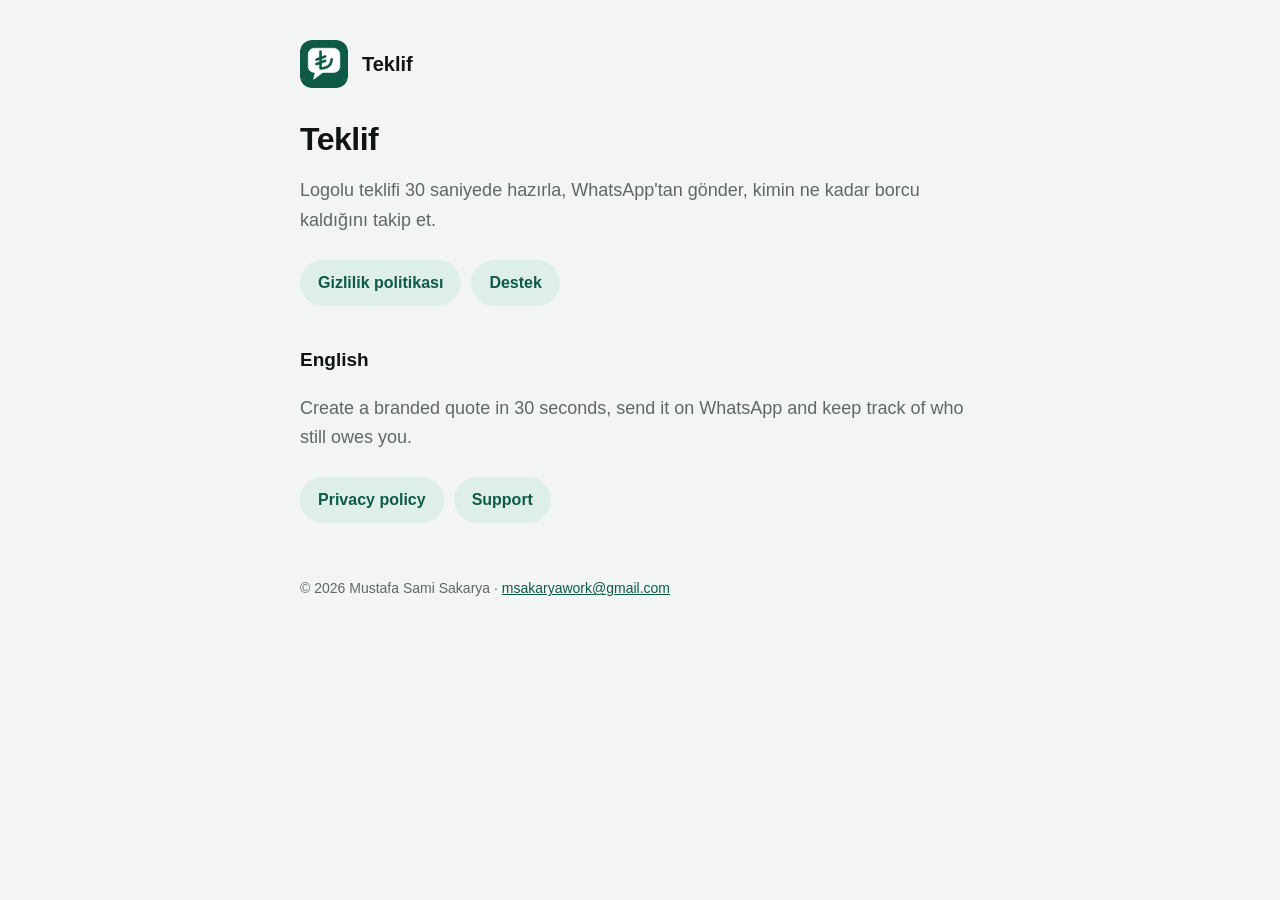
<file: index.html>
<!doctype html>
<html lang="tr">
<head>
  <meta charset="utf-8">
  <meta name="viewport" content="width=device-width, initial-scale=1">
  <title>Teklif</title>
  <meta name="description" content="Teklif: WhatsApp'tan teklif gönder, tahsilatını takip et. / Send quotes on WhatsApp and track payments.">
  <link rel="icon" href="logo.png">
  <link rel="stylesheet" href="style.css">
</head>
<body>
<main>
  <header><img src="logo.png" alt=""><strong>Teklif</strong></header>
  <h1>Teklif</h1>
  <p class="lead">Logolu teklifi 30 saniyede hazırla, WhatsApp'tan gönder, kimin ne kadar borcu kaldığını takip et.</p>
  <ul class="links">
    <li><a href="privacy/">Gizlilik politikası</a></li>
    <li><a href="support/">Destek</a></li>
  </ul>

  <h2 lang="en">English</h2>
  <p class="lead" lang="en">Create a branded quote in 30 seconds, send it on WhatsApp and keep track of who still owes you.</p>
  <ul class="links" lang="en">
    <li><a href="en/privacy/">Privacy policy</a></li>
    <li><a href="en/support/">Support</a></li>
  </ul>
  <footer>© 2026 Mustafa Sami Sakarya · <a href="mailto:msakaryawork@gmail.com">msakaryawork@gmail.com</a></footer>
</main>
</body>
</html>
</file>
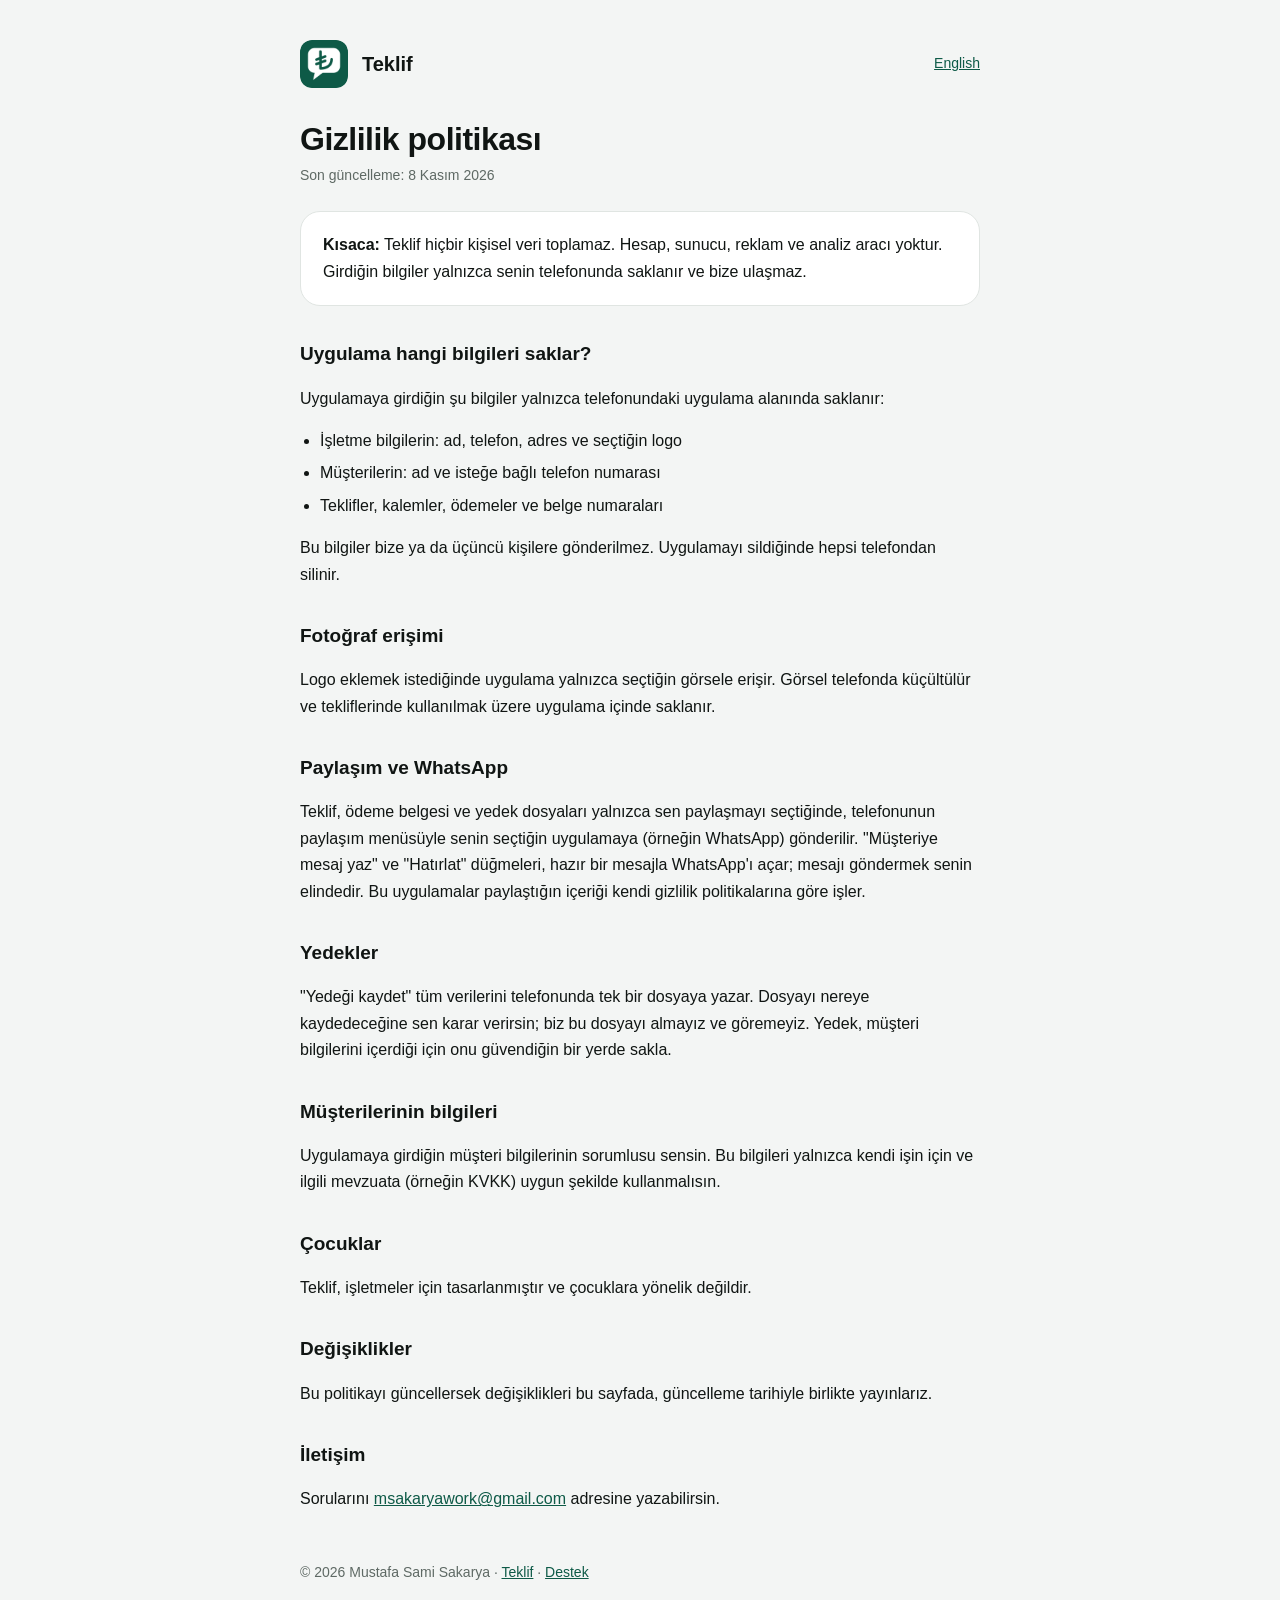
<file: privacy/index.html>
<!doctype html>
<html lang="tr">
<head>
  <meta charset="utf-8">
  <meta name="viewport" content="width=device-width, initial-scale=1">
  <title>Gizlilik politikası · Teklif</title>
  <link rel="icon" href="../logo.png">
  <link rel="stylesheet" href="../style.css">
</head>
<body>
<main>
  <header><img src="../logo.png" alt=""><strong>Teklif</strong><nav><a href="../en/privacy/" hreflang="en">English</a></nav></header>
  <h1>Gizlilik politikası</h1>
  <p class="updated">Son güncelleme: 8 Kasım 2026</p>

  <div class="card">
    <strong>Kısaca:</strong> Teklif hiçbir kişisel veri toplamaz. Hesap, sunucu, reklam ve analiz aracı yoktur. Girdiğin bilgiler yalnızca senin telefonunda saklanır ve bize ulaşmaz.
  </div>

  <h2>Uygulama hangi bilgileri saklar?</h2>
  <p>Uygulamaya girdiğin şu bilgiler yalnızca telefonundaki uygulama alanında saklanır:</p>
  <ul>
    <li>İşletme bilgilerin: ad, telefon, adres ve seçtiğin logo</li>
    <li>Müşterilerin: ad ve isteğe bağlı telefon numarası</li>
    <li>Teklifler, kalemler, ödemeler ve belge numaraları</li>
  </ul>
  <p>Bu bilgiler bize ya da üçüncü kişilere gönderilmez. Uygulamayı sildiğinde hepsi telefondan silinir.</p>

  <h2>Fotoğraf erişimi</h2>
  <p>Logo eklemek istediğinde uygulama yalnızca seçtiğin görsele erişir. Görsel telefonda küçültülür ve tekliflerinde kullanılmak üzere uygulama içinde saklanır.</p>

  <h2>Paylaşım ve WhatsApp</h2>
  <p>Teklif, ödeme belgesi ve yedek dosyaları yalnızca sen paylaşmayı seçtiğinde, telefonunun paylaşım menüsüyle senin seçtiğin uygulamaya (örneğin WhatsApp) gönderilir. "Müşteriye mesaj yaz" ve "Hatırlat" düğmeleri, hazır bir mesajla WhatsApp'ı açar; mesajı göndermek senin elindedir. Bu uygulamalar paylaştığın içeriği kendi gizlilik politikalarına göre işler.</p>

  <h2>Yedekler</h2>
  <p>"Yedeği kaydet" tüm verilerini telefonunda tek bir dosyaya yazar. Dosyayı nereye kaydedeceğine sen karar verirsin; biz bu dosyayı almayız ve göremeyiz. Yedek, müşteri bilgilerini içerdiği için onu güvendiğin bir yerde sakla.</p>

  <h2>Müşterilerinin bilgileri</h2>
  <p>Uygulamaya girdiğin müşteri bilgilerinin sorumlusu sensin. Bu bilgileri yalnızca kendi işin için ve ilgili mevzuata (örneğin KVKK) uygun şekilde kullanmalısın.</p>

  <h2>Çocuklar</h2>
  <p>Teklif, işletmeler için tasarlanmıştır ve çocuklara yönelik değildir.</p>

  <h2>Değişiklikler</h2>
  <p>Bu politikayı güncellersek değişiklikleri bu sayfada, güncelleme tarihiyle birlikte yayınlarız.</p>

  <h2>İletişim</h2>
  <p>Sorularını <a href="mailto:msakaryawork@gmail.com">msakaryawork@gmail.com</a> adresine yazabilirsin.</p>

  <footer>© 2026 Mustafa Sami Sakarya · <a href="../">Teklif</a> · <a href="../support/">Destek</a></footer>
</main>
</body>
</html>
</file>
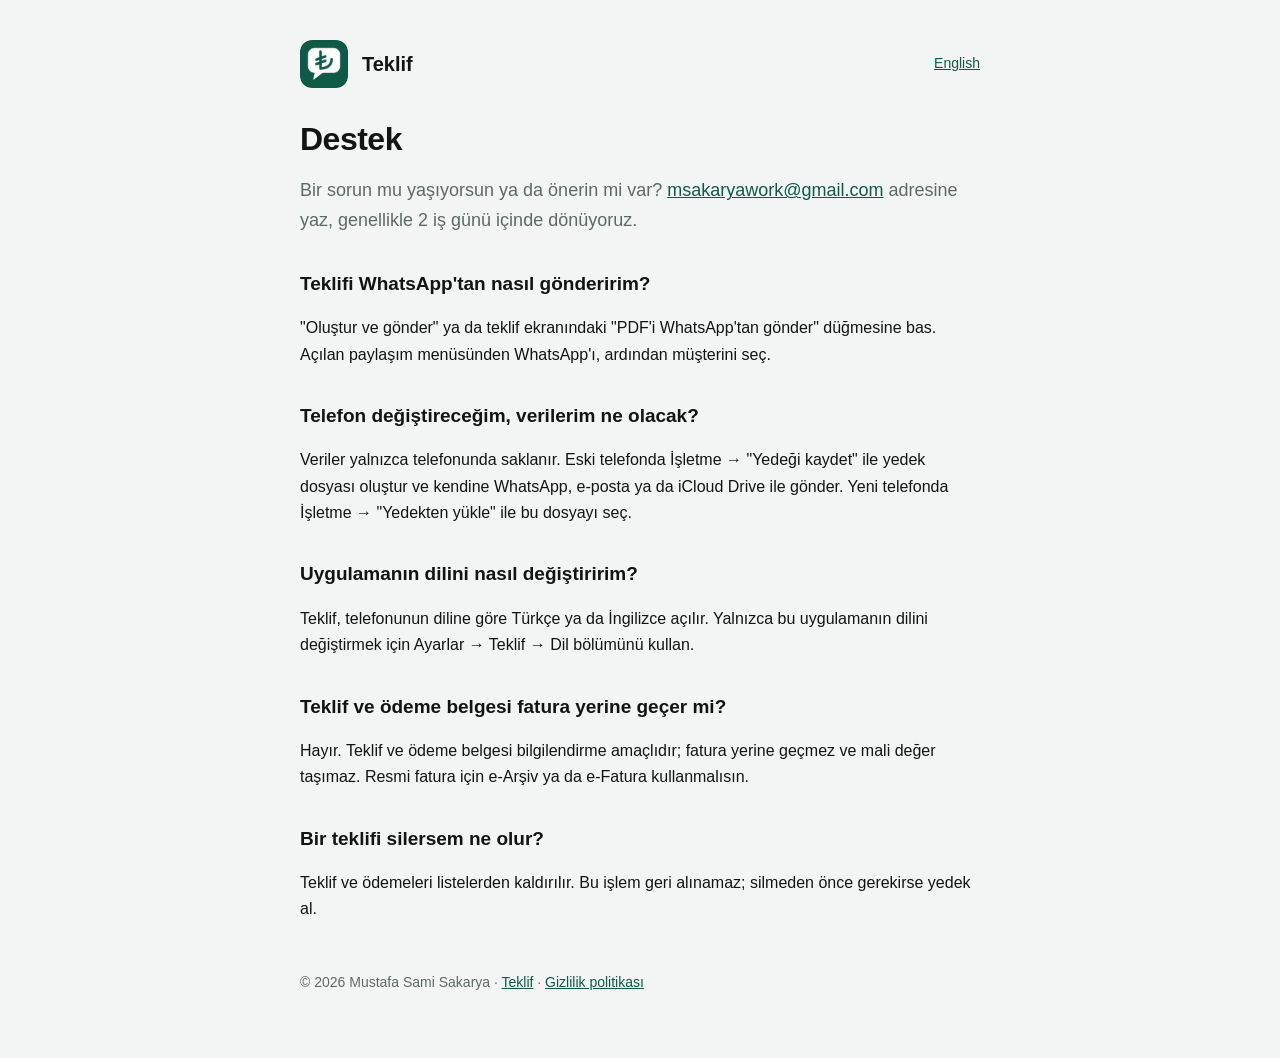
<file: support/index.html>
<!doctype html>
<html lang="tr">
<head>
  <meta charset="utf-8">
  <meta name="viewport" content="width=device-width, initial-scale=1">
  <title>Destek · Teklif</title>
  <link rel="icon" href="../logo.png">
  <link rel="stylesheet" href="../style.css">
</head>
<body>
<main>
  <header><img src="../logo.png" alt=""><strong>Teklif</strong><nav><a href="../en/support/" hreflang="en">English</a></nav></header>
  <h1>Destek</h1>
  <p class="lead">Bir sorun mu yaşıyorsun ya da önerin mi var? <a href="mailto:msakaryawork@gmail.com">msakaryawork@gmail.com</a> adresine yaz, genellikle 2 iş günü içinde dönüyoruz.</p>

  <h2>Teklifi WhatsApp'tan nasıl gönderirim?</h2>
  <p>"Oluştur ve gönder" ya da teklif ekranındaki "PDF'i WhatsApp'tan gönder" düğmesine bas. Açılan paylaşım menüsünden WhatsApp'ı, ardından müşterini seç.</p>

  <h2>Telefon değiştireceğim, verilerim ne olacak?</h2>
  <p>Veriler yalnızca telefonunda saklanır. Eski telefonda İşletme → "Yedeği kaydet" ile yedek dosyası oluştur ve kendine WhatsApp, e-posta ya da iCloud Drive ile gönder. Yeni telefonda İşletme → "Yedekten yükle" ile bu dosyayı seç.</p>

  <h2>Uygulamanın dilini nasıl değiştiririm?</h2>
  <p>Teklif, telefonunun diline göre Türkçe ya da İngilizce açılır. Yalnızca bu uygulamanın dilini değiştirmek için Ayarlar → Teklif → Dil bölümünü kullan.</p>

  <h2>Teklif ve ödeme belgesi fatura yerine geçer mi?</h2>
  <p>Hayır. Teklif ve ödeme belgesi bilgilendirme amaçlıdır; fatura yerine geçmez ve mali değer taşımaz. Resmi fatura için e-Arşiv ya da e-Fatura kullanmalısın.</p>

  <h2>Bir teklifi silersem ne olur?</h2>
  <p>Teklif ve ödemeleri listelerden kaldırılır. Bu işlem geri alınamaz; silmeden önce gerekirse yedek al.</p>

  <footer>© 2026 Mustafa Sami Sakarya · <a href="../">Teklif</a> · <a href="../privacy/">Gizlilik politikası</a></footer>
</main>
</body>
</html>
</file>
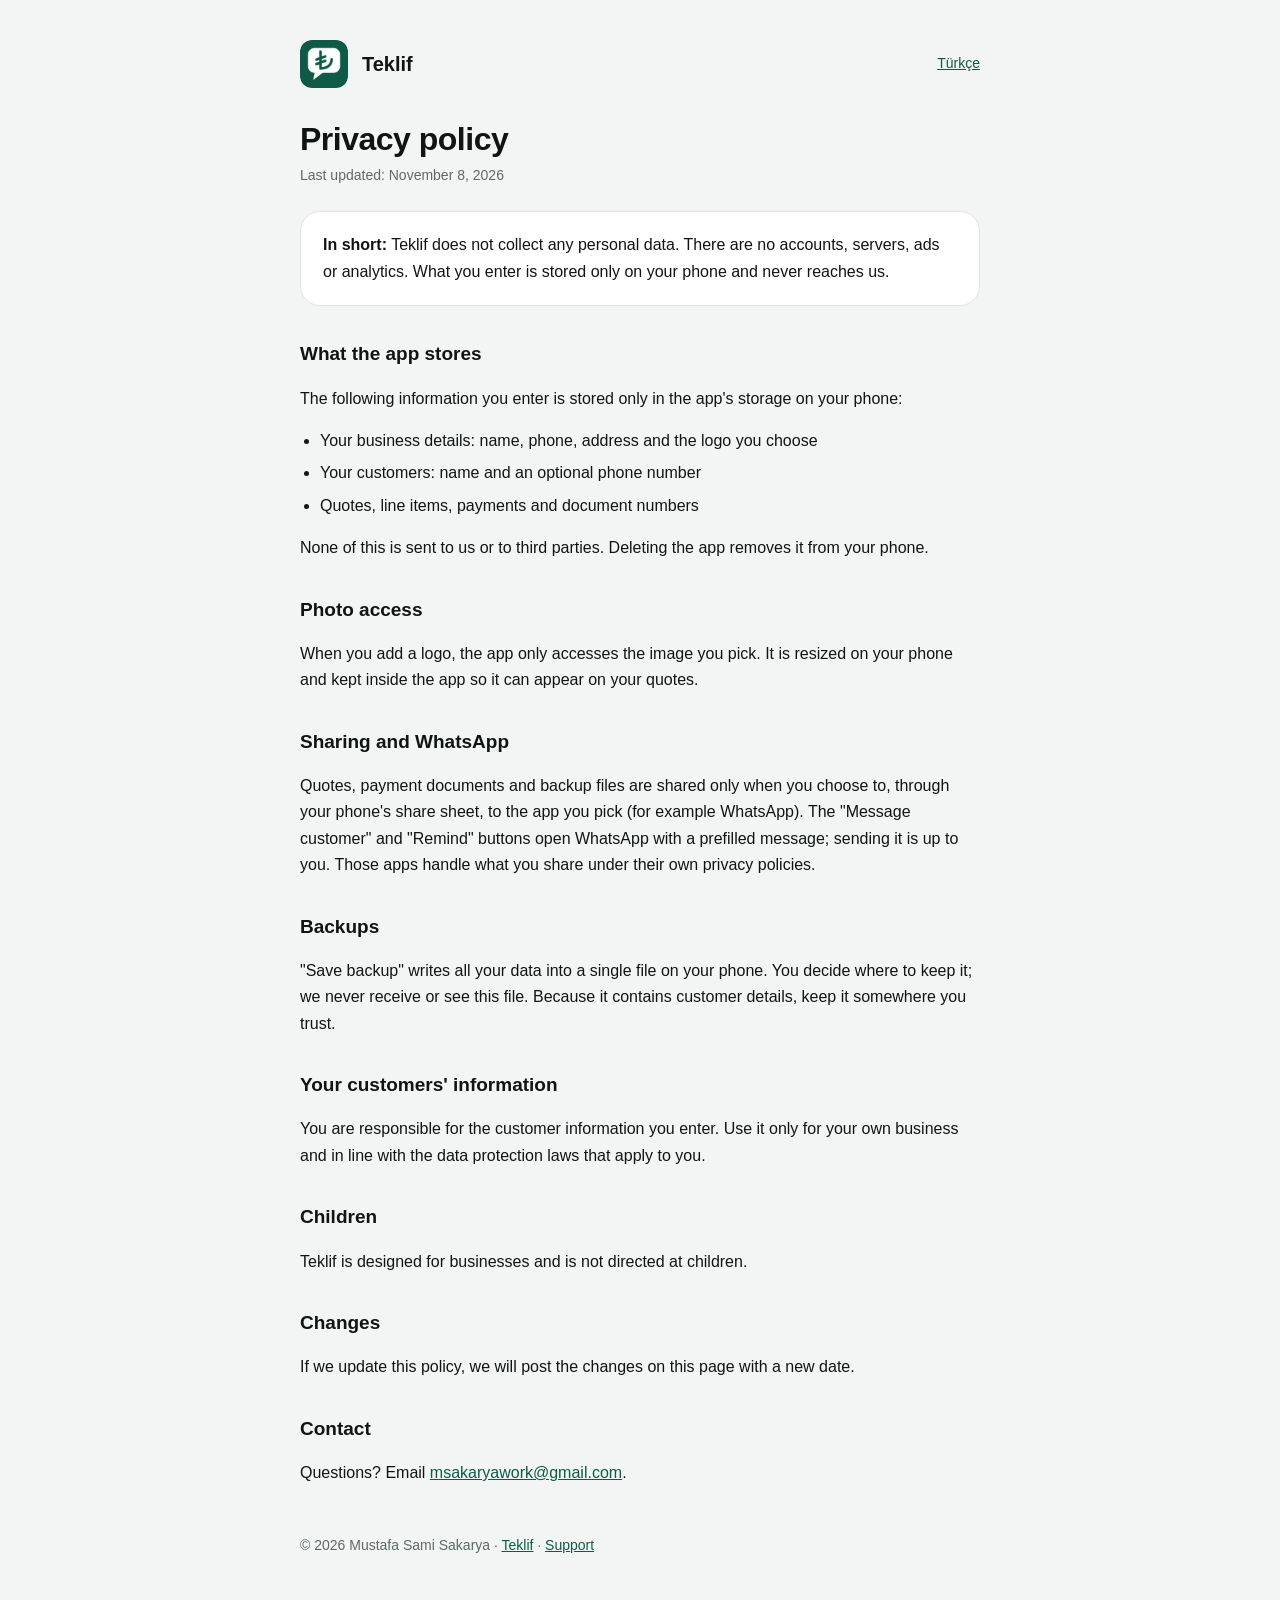
<file: en/privacy/index.html>
<!doctype html>
<html lang="en">
<head>
  <meta charset="utf-8">
  <meta name="viewport" content="width=device-width, initial-scale=1">
  <title>Privacy policy · Teklif</title>
  <link rel="icon" href="../../logo.png">
  <link rel="stylesheet" href="../../style.css">
</head>
<body>
<main>
  <header><img src="../../logo.png" alt=""><strong>Teklif</strong><nav><a href="../../privacy/" hreflang="tr">Türkçe</a></nav></header>
  <h1>Privacy policy</h1>
  <p class="updated">Last updated: November 8, 2026</p>

  <div class="card">
    <strong>In short:</strong> Teklif does not collect any personal data. There are no accounts, servers, ads or analytics. What you enter is stored only on your phone and never reaches us.
  </div>

  <h2>What the app stores</h2>
  <p>The following information you enter is stored only in the app's storage on your phone:</p>
  <ul>
    <li>Your business details: name, phone, address and the logo you choose</li>
    <li>Your customers: name and an optional phone number</li>
    <li>Quotes, line items, payments and document numbers</li>
  </ul>
  <p>None of this is sent to us or to third parties. Deleting the app removes it from your phone.</p>

  <h2>Photo access</h2>
  <p>When you add a logo, the app only accesses the image you pick. It is resized on your phone and kept inside the app so it can appear on your quotes.</p>

  <h2>Sharing and WhatsApp</h2>
  <p>Quotes, payment documents and backup files are shared only when you choose to, through your phone's share sheet, to the app you pick (for example WhatsApp). The "Message customer" and "Remind" buttons open WhatsApp with a prefilled message; sending it is up to you. Those apps handle what you share under their own privacy policies.</p>

  <h2>Backups</h2>
  <p>"Save backup" writes all your data into a single file on your phone. You decide where to keep it; we never receive or see this file. Because it contains customer details, keep it somewhere you trust.</p>

  <h2>Your customers' information</h2>
  <p>You are responsible for the customer information you enter. Use it only for your own business and in line with the data protection laws that apply to you.</p>

  <h2>Children</h2>
  <p>Teklif is designed for businesses and is not directed at children.</p>

  <h2>Changes</h2>
  <p>If we update this policy, we will post the changes on this page with a new date.</p>

  <h2>Contact</h2>
  <p>Questions? Email <a href="mailto:msakaryawork@gmail.com">msakaryawork@gmail.com</a>.</p>

  <footer>© 2026 Mustafa Sami Sakarya · <a href="../../">Teklif</a> · <a href="../support/">Support</a></footer>
</main>
</body>
</html>
</file>
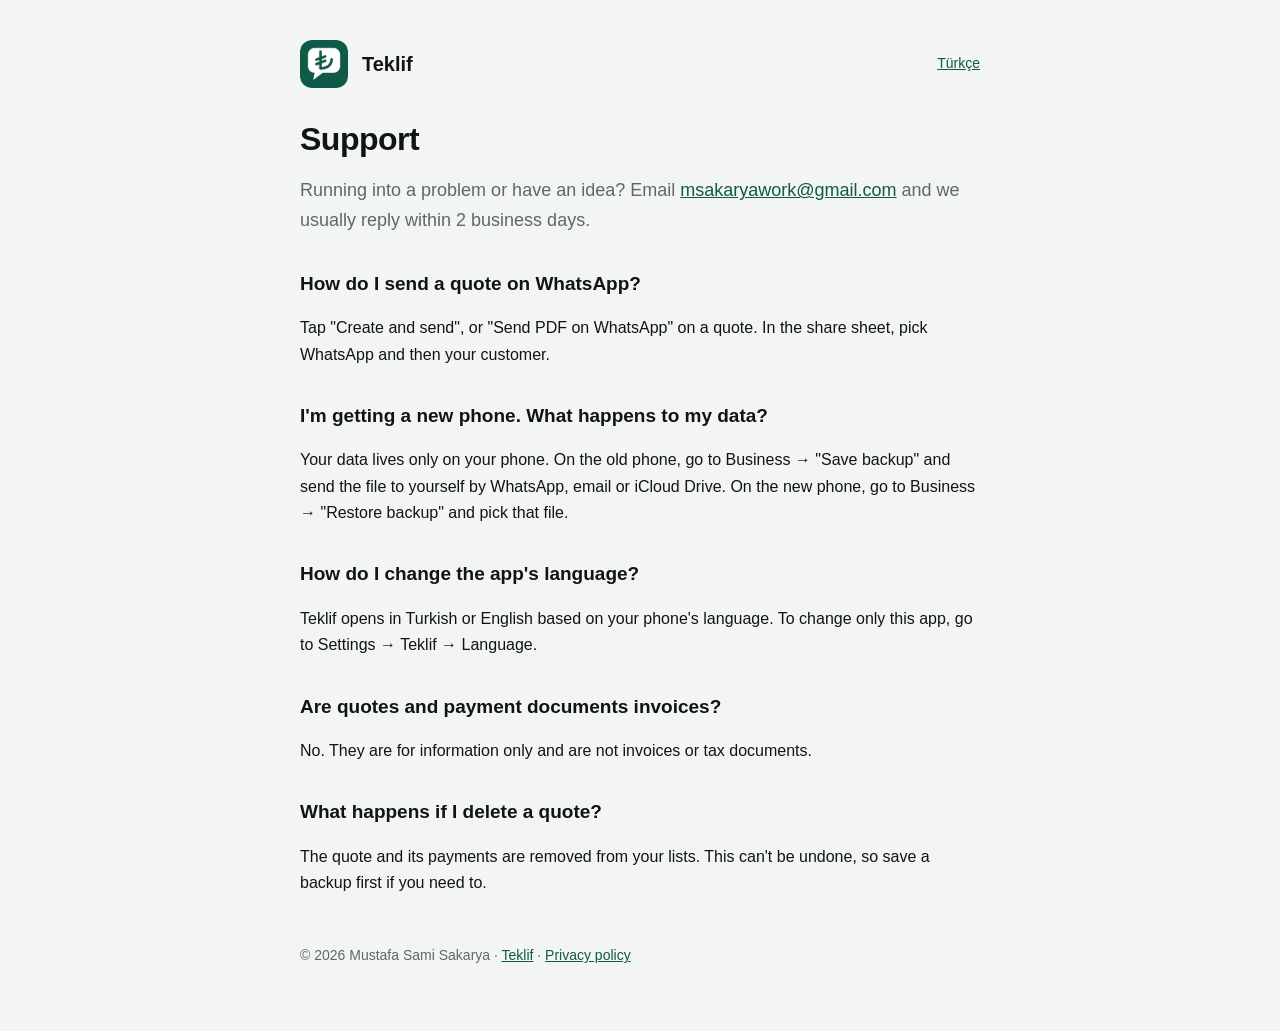
<file: en/support/index.html>
<!doctype html>
<html lang="en">
<head>
  <meta charset="utf-8">
  <meta name="viewport" content="width=device-width, initial-scale=1">
  <title>Support · Teklif</title>
  <link rel="icon" href="../../logo.png">
  <link rel="stylesheet" href="../../style.css">
</head>
<body>
<main>
  <header><img src="../../logo.png" alt=""><strong>Teklif</strong><nav><a href="../../support/" hreflang="tr">Türkçe</a></nav></header>
  <h1>Support</h1>
  <p class="lead">Running into a problem or have an idea? Email <a href="mailto:msakaryawork@gmail.com">msakaryawork@gmail.com</a> and we usually reply within 2 business days.</p>

  <h2>How do I send a quote on WhatsApp?</h2>
  <p>Tap "Create and send", or "Send PDF on WhatsApp" on a quote. In the share sheet, pick WhatsApp and then your customer.</p>

  <h2>I'm getting a new phone. What happens to my data?</h2>
  <p>Your data lives only on your phone. On the old phone, go to Business → "Save backup" and send the file to yourself by WhatsApp, email or iCloud Drive. On the new phone, go to Business → "Restore backup" and pick that file.</p>

  <h2>How do I change the app's language?</h2>
  <p>Teklif opens in Turkish or English based on your phone's language. To change only this app, go to Settings → Teklif → Language.</p>

  <h2>Are quotes and payment documents invoices?</h2>
  <p>No. They are for information only and are not invoices or tax documents.</p>

  <h2>What happens if I delete a quote?</h2>
  <p>The quote and its payments are removed from your lists. This can't be undone, so save a backup first if you need to.</p>

  <footer>© 2026 Mustafa Sami Sakarya · <a href="../../">Teklif</a> · <a href="../privacy/">Privacy policy</a></footer>
</main>
</body>
</html>
</file>
<file: style.css>
:root {
  --bg: #f3f5f4;
  --surface: #ffffff;
  --text: #101513;
  --muted: #5e6964;
  --line: #e0e5e2;
  --green: #0e5a47;
  --green-soft: #ddefe8;
  color-scheme: light dark;
}
@media (prefers-color-scheme: dark) {
  :root {
    --bg: #07080a;
    --surface: #121417;
    --text: #f4f6f5;
    --muted: #8e9994;
    --line: rgba(255, 255, 255, 0.08);
    --green: #3dd69f;
    --green-soft: #123527;
  }
}
* { box-sizing: border-box; }
body {
  margin: 0;
  background: var(--bg);
  color: var(--text);
  font: 16px/1.65 -apple-system, BlinkMacSystemFont, "Segoe UI", Roboto, Helvetica, Arial, sans-serif;
}
main { max-width: 720px; margin: 0 auto; padding: 40px 20px 64px; }
header { display: flex; align-items: center; gap: 14px; margin-bottom: 32px; }
header img { width: 48px; height: 48px; border-radius: 12px; }
header strong { font-size: 20px; }
header nav { margin-left: auto; font-size: 14px; }
h1 { margin: 0 0 6px; font-size: 32px; line-height: 1.2; letter-spacing: -0.5px; }
h2 { margin: 32px 0 8px; font-size: 19px; }
.updated { margin: 0 0 24px; color: var(--muted); font-size: 14px; }
.card { padding: 20px 22px; margin: 16px 0; background: var(--surface); border: 1px solid var(--line); border-radius: 20px; }
.lead { font-size: 18px; color: var(--muted); }
a { color: var(--green); }
ul { padding-left: 20px; }
li { margin: 6px 0; }
.links { display: flex; flex-wrap: wrap; gap: 10px; padding: 0; list-style: none; }
.links a { display: inline-block; padding: 10px 18px; background: var(--green-soft); border-radius: 999px; text-decoration: none; font-weight: 600; }
footer { margin-top: 48px; color: var(--muted); font-size: 14px; }
</file>
